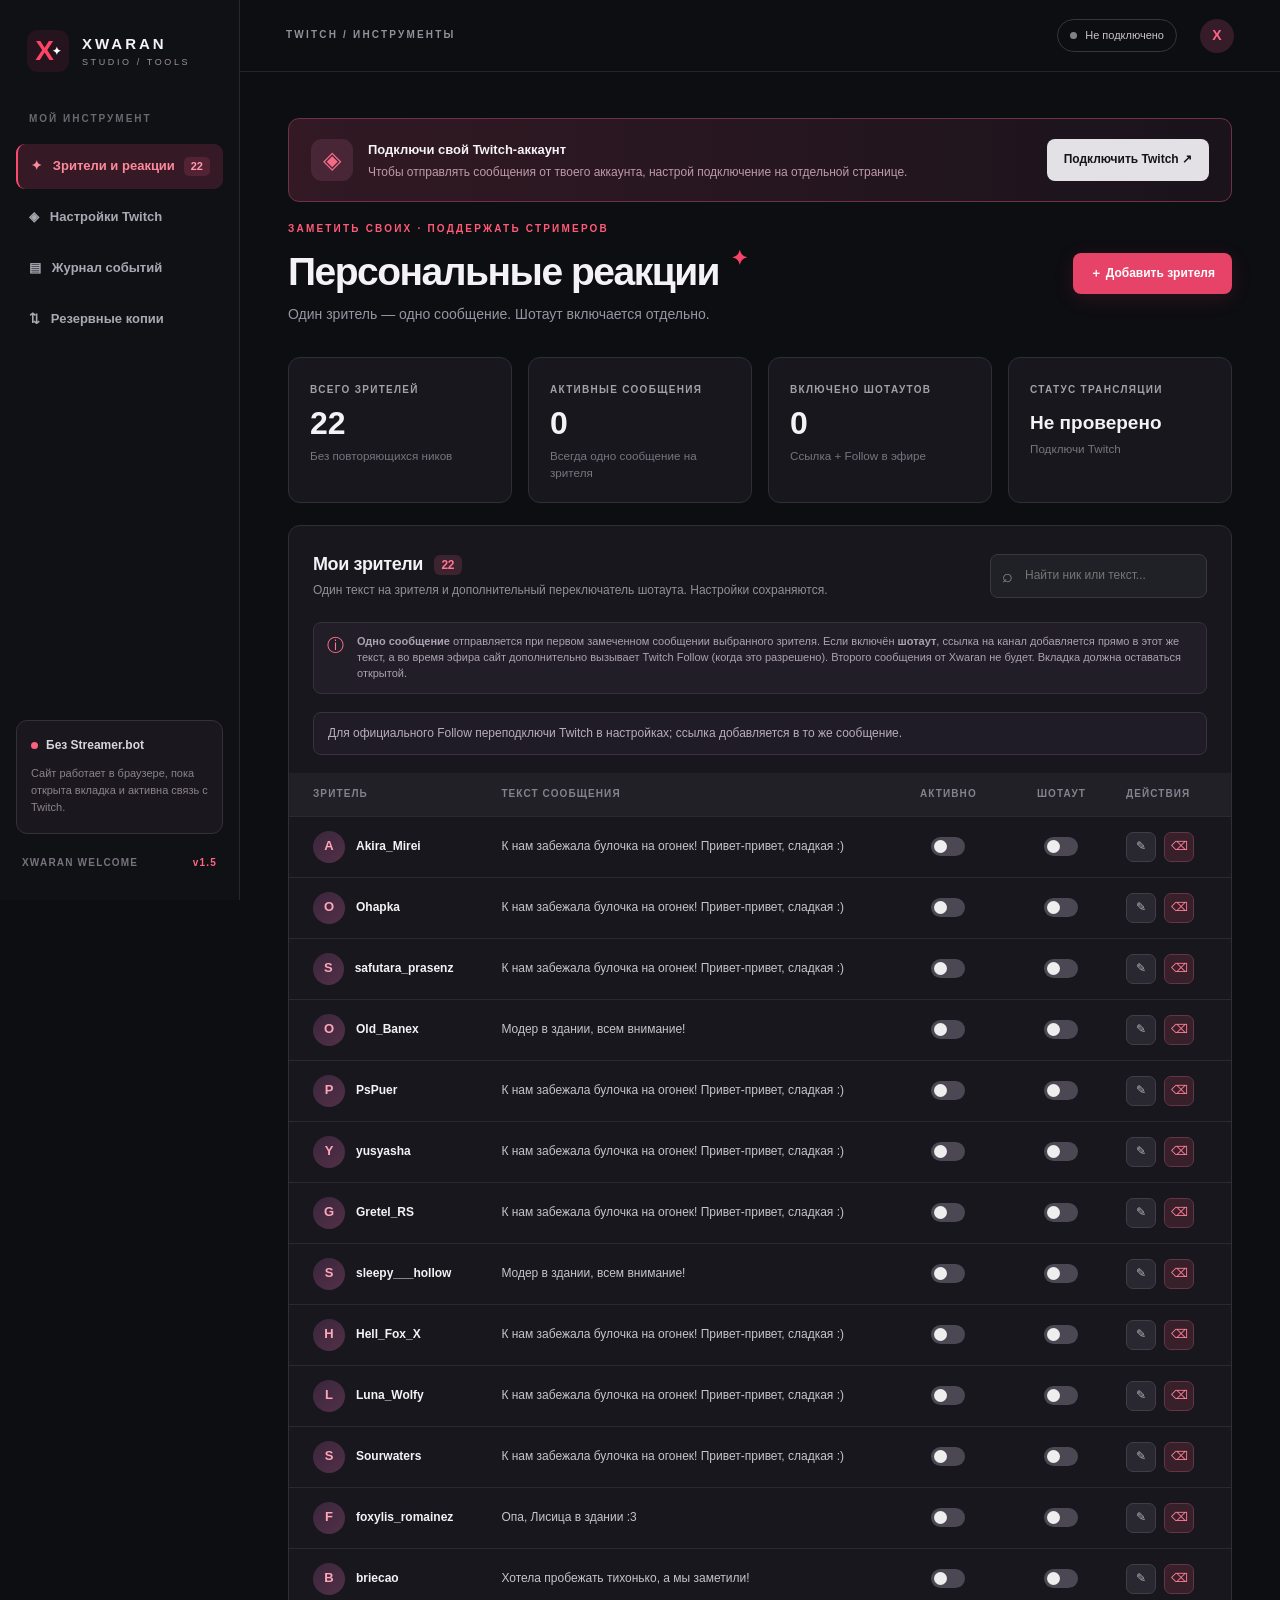
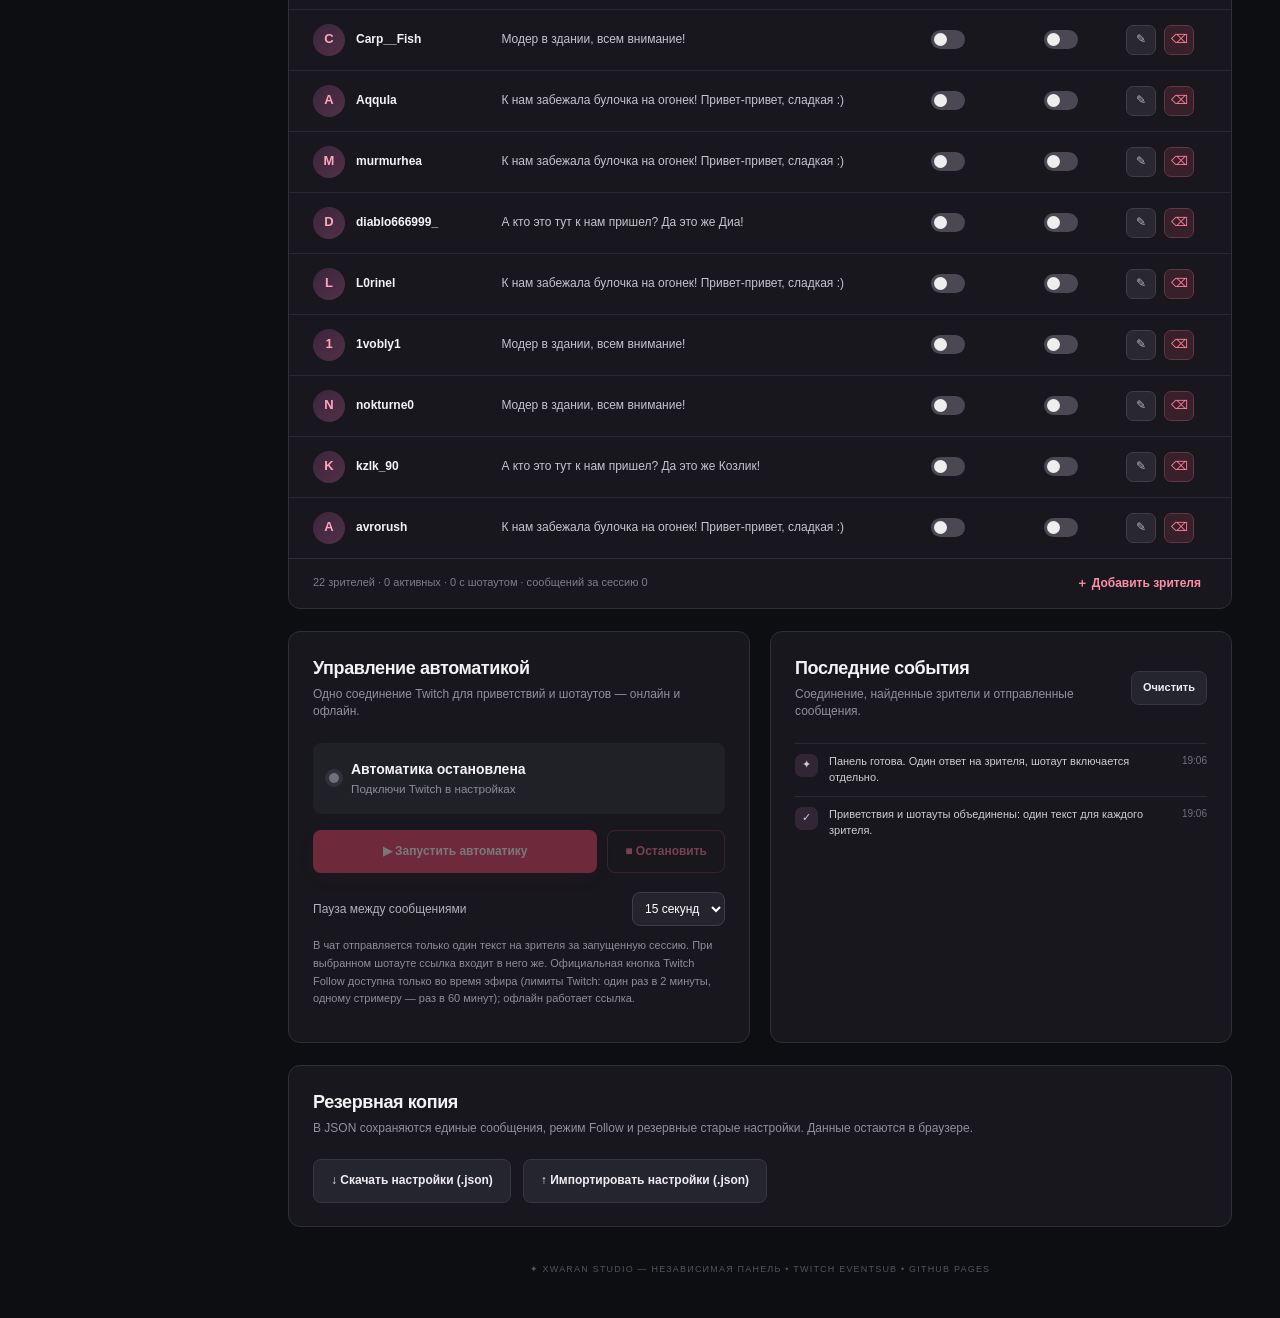
<file: welcome/index.html>
<!doctype html>
<html lang="ru">
<head>
  <meta charset="utf-8">
  <meta name="viewport" content="width=device-width,initial-scale=1">
  <meta name="color-scheme" content="dark">
  <meta name="theme-color" content="#0d0e12">
  <meta name="description" content="Xwaran Welcome — персональные приветствия и шотауты Twitch в одном месте.">
  <title>Xwaran Welcome — персональные реакции Twitch</title>
  <link rel="icon" href="./favicon.svg" type="image/svg+xml">
  <link rel="stylesheet" href="./styles.css?v=1.5">
  <script type="module" src="./app.mjs?v=1.5"></script>
</head>
<body>
<div class="shell">
  <aside class="sidebar">
    <div class="brand"><span class="brand-mark">X<span>✦</span></span><div><b>XWARAN</b><small>STUDIO / TOOLS</small></div></div>
    <div class="side-section">МОЙ ИНСТРУМЕНТ</div>
    <a id="navGreetings" class="nav-item active" href="#rules">✦ &nbsp; Зрители и реакции <span id="sideCount">0</span></a>
    <a class="nav-item" href="./settings.html">◈ &nbsp; Настройки Twitch</a>
    <a class="nav-item" href="#activity">▤ &nbsp; Журнал событий</a>
    <a class="nav-item" href="#backup">⇅ &nbsp; Резервные копии</a>
    <div class="side-note"><span class="tiny-dot"></span><b>Без Streamer.bot</b><p>Сайт работает в браузере, пока открыта вкладка и активна связь с Twitch.</p></div>
    <div class="side-footer">XWARAN WELCOME <span>v1.5</span></div>
  </aside>
  <main class="main">
    <header class="topbar"><span class="eyebrow">TWITCH / ИНСТРУМЕНТЫ</span><div class="topbar-right"><span id="connectionPill" class="pill disconnected"><span class="dot"></span> Не подключено</span><span class="avatar">X</span></div></header>
    <div class="content">
      <section class="banner" id="connection">
        <div class="banner-icon">◈</div>
        <div class="banner-text"><b id="bannerTitle">Подключи свой Twitch-аккаунт</b><p id="bannerText">Для отправки сообщений от твоего имени нужно один раз создать Twitch-приложение и авторизоваться.</p></div>
        <button id="connectBtn" class="btn accent">Настроить Twitch ↗</button>
      </section>
      <section class="page-title"><div><div class="eyebrow red">ЗАМЕТИТЬ СВОИХ · ПОДДЕРЖАТЬ СТРИМЕРОВ</div><h1>Персональные реакции<span class="spark">✦</span></h1><p>Один зритель — одно сообщение. Шотаут включается отдельно.</p></div><button id="addBtn" class="btn primary">＋ Добавить зрителя</button></section>
      <div class="hero-stats">
        <div class="stat"><span>ВСЕГО ЗРИТЕЛЕЙ</span><div id="totalRules">0</div><small>Без повторяющихся ников</small></div>
        <div class="stat"><span>АКТИВНЫЕ СООБЩЕНИЯ</span><div id="enabledRules">0</div><small>Всегда одно сообщение на зрителя</small></div>
        <div class="stat"><span>ВКЛЮЧЕНО ШОТАУТОВ</span><div id="shoutEnabled">0</div><small>Ссылка + Follow в эфире</small></div>
        <div class="stat streamstat"><span>СТАТУС ТРАНСЛЯЦИИ</span><div id="streamStatus">Не проверено</div><small id="streamDetail">Подключи Twitch</small></div>
      </div>
      <section class="card list-card" id="rules">
        <div id="shoutouts" class="compat-anchor" aria-hidden="true"></div>
        <div class="section-heading"><div><h2>Мои зрители <span class="count-tag" id="rulesCounter">0</span></h2><p>Один текст на зрителя и дополнительный переключатель шотаута. Настройки сохраняются.</p></div><label class="search-wrap"><span>⌕</span><input id="search" placeholder="Найти ник или текст..." autocomplete="off"></label></div>
        <div class="notice"><span>ⓘ</span><div><b>Одно сообщение</b> отправляется при первом замеченном сообщении выбранного зрителя. Если включён <b>шотаут</b>, ссылка на канал добавляется прямо в этот же текст, а во время эфира сайт дополнительно вызывает Twitch Follow (когда это разрешено). Второго сообщения от Xwaran не будет. Вкладка должна оставаться открытой.</div></div>
        <p id="nativeScopeNote" class="native-scope-info">Для официального Follow-шотаута нужно разрешение Twitch.</p>
        <div class="table-wrap"><table class="profiles-table"><thead><tr><th>ЗРИТЕЛЬ</th><th>ТЕКСТ СООБЩЕНИЯ</th><th>АКТИВНО</th><th>ШОТАУТ</th><th>ДЕЙСТВИЯ</th></tr></thead><tbody id="rulesBody"></tbody></table></div>
        <div id="emptyState" class="empty" hidden>Зрители не найдены. Добавь нового или измени запрос.</div>
        <div class="table-footer"><span id="tableFoot">0 зрителей</span><button class="link-button" id="addBottom">＋ Добавить зрителя</button></div>
      </section>
      <div class="two-col">
        <section class="card control-card"><div class="section-heading"><div><h2>Управление автоматикой</h2><p>Одно соединение Twitch для приветствий и шотаутов — онлайн и офлайн.</p></div></div>
          <div class="run-status"><span id="runIndicator" class="live-bullet"></span><div><strong id="runTitle">Автоматика остановлена</strong><small id="runSub">Подключи Twitch, чтобы начать</small></div></div>
          <div class="controls"><button id="startBtn" class="btn primary wide" disabled>▶ Запустить автоматику</button><button id="stopBtn" class="btn danger-outline" disabled>■ Остановить</button></div>
          <div class="settings-row"><label for="cooldown">Пауза между сообщениями</label><select id="cooldown"><option value="10">10 секунд</option><option value="15" selected>15 секунд</option><option value="20">20 секунд</option><option value="30">30 секунд</option></select></div>
          <p class="fine">В чат отправляется только один текст на зрителя за запущенную сессию. При выбранном шотауте ссылка входит в него же. Официальная кнопка Twitch Follow доступна только во время эфира (лимиты Twitch: один раз в 2 минуты, одному стримеру — раз в 60 минут); офлайн работает ссылка.</p>
        </section>
        <section class="card" id="activity"><div class="section-heading"><div><h2>Последние события</h2><p>Соединение, найденные зрители и отправленные сообщения.</p></div><button id="clearLog" class="btn subtle small">Очистить</button></div><div id="eventLog" class="event-log"><div class="log-empty">Здесь появятся события после запуска</div></div></section>
      </div>
      <section class="card backup-card" id="backup"><div class="section-heading"><div><h2>Резервная копия</h2><p>В JSON сохраняются единые сообщения, режим Follow и резервные старые настройки. Данные остаются в браузере.</p></div></div><div class="backup-buttons"><button id="exportBtn" class="btn subtle">↓ Скачать настройки (.json)</button><button id="importBtn" class="btn subtle">↑ Импортировать настройки (.json)</button><input id="fileInput" type="file" accept=".json,application/json" hidden></div></section>
      <footer>✦ XWARAN STUDIO — НЕЗАВИСИМАЯ ПАНЕЛЬ • TWITCH EVENTSUB • GITHUB PAGES</footer>
    </div>
  </main>
</div>
<dialog id="ruleDialog" class="modal profile-modal"><form method="dialog" id="ruleForm">
  <div class="modal-title"><div><div class="eyebrow red">ПЕРСОНАЛЬНЫЕ РЕАКЦИИ</div><h2 id="modalHeading">Настроить зрителя</h2></div><button id="dialogClose" class="icon-btn" type="button" aria-label="Закрыть">✕</button></div>
  <label for="ruleLogin">TWITCH-НИК ЗРИТЕЛЯ</label><input id="ruleLogin" placeholder="например, Hell_Fox_X" required maxlength="25" spellcheck="false" autocomplete="off">
  <p class="fine">Ник вводится без @. Для каждого зрителя предусмотрено только одно сообщение.</p>
  <section class="reaction-editor" aria-labelledby="greetEditorTitle">
    <div class="reaction-switch-line"><div><strong id="greetEditorTitle">✦ Отправлять сообщение</strong><span>Текст отправится один раз за сессию</span></div><label class="switch"><input id="ruleEnabled" type="checkbox" aria-label="Активировать сообщение"><span></span></label></div>
    <label for="ruleText">ТЕКСТ СООБЩЕНИЯ</label><textarea id="ruleText" rows="3" maxlength="500" placeholder="Привет, {user}! Устраивайся поудобнее ✦"></textarea>
    <div class="form-under"><span>Переменные: <code>{user}</code>, <code>{login}</code>, <code>{url}</code></span><span id="charCounter">0 / 500</span></div>
    <div class="preview-shout" id="messagePreview" aria-live="polite"></div>
  </section>
  <section class="reaction-editor" aria-labelledby="shoutEditorTitle"><div class="reaction-switch-line"><div><strong id="shoutEditorTitle">↗ Дополнительно: шотаут</strong><span>В том же тексте появится ссылка; в эфире — Twitch Follow</span></div><label class="switch"><input id="shoutRuleEnabled" type="checkbox" aria-label="Отправлять шотаут вместе с сообщением"><span></span></label></div>
    <p class="fine">Второго текстового сообщения не будет. Twitch Follow зависит от статуса эфира и ограничений платформы.</p>
  </section>
  <div class="dialog-actions"><button type="button" id="cancelRule" class="btn subtle">Отмена</button><button type="submit" class="btn primary">Сохранить</button></div>
</form></dialog>
<div id="toast" class="toast" role="status" aria-live="polite"></div>
</body>
</html>
</file>
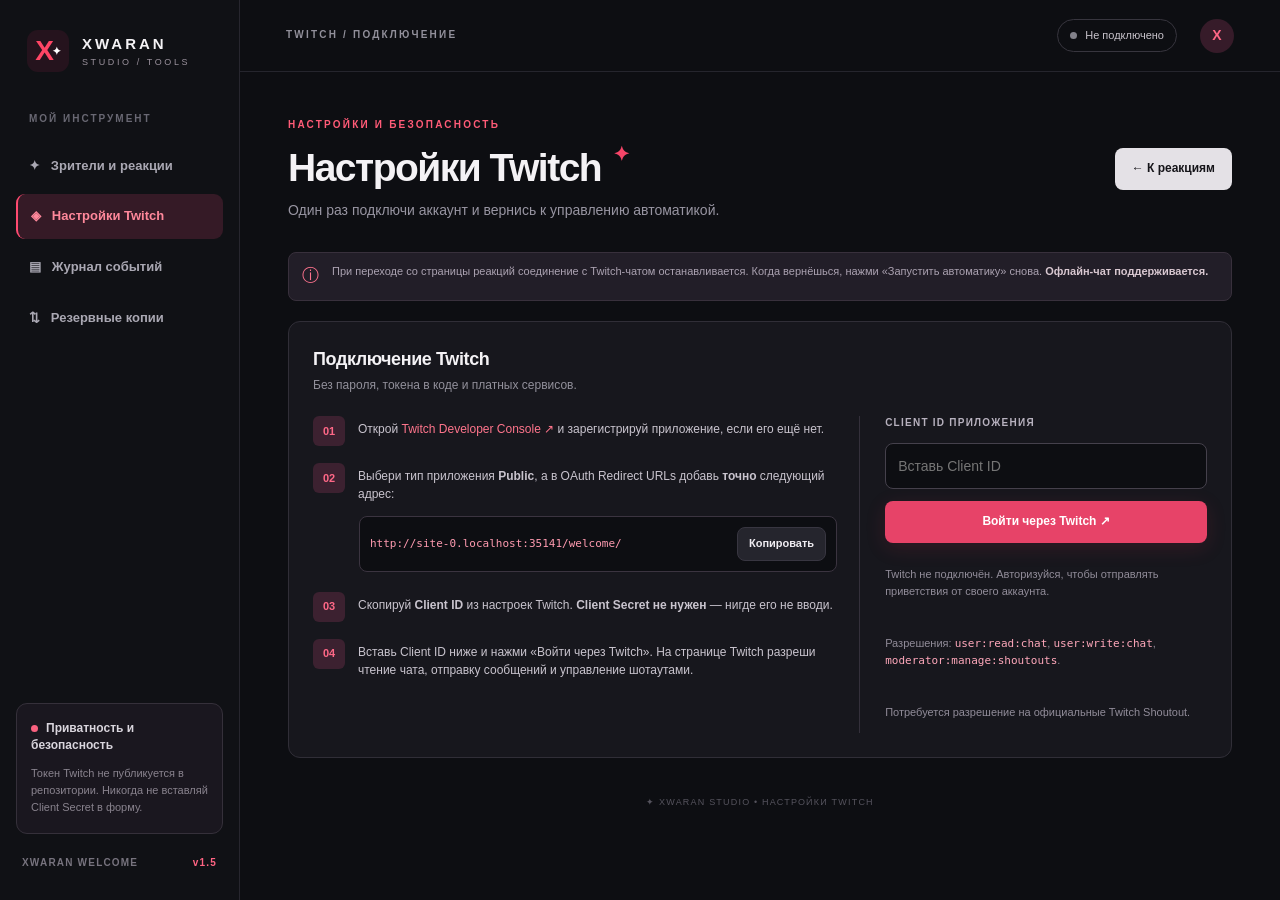
<file: welcome/settings.html>
<!doctype html>
<html lang="ru">
<head><meta charset="utf-8"><meta name="viewport" content="width=device-width,initial-scale=1"><meta name="color-scheme" content="dark"><meta name="theme-color" content="#0d0e12"><title>Xwaran Welcome — настройки Twitch</title><link rel="icon" href="./favicon.svg" type="image/svg+xml"><link rel="stylesheet" href="./styles.css?v=1.5"><script type="module" src="./settings.mjs?v=1.5"></script></head>
<body><div class="shell"><aside class="sidebar"><div class="brand"><span class="brand-mark">X<span>✦</span></span><div><b>XWARAN</b><small>STUDIO / TOOLS</small></div></div><div class="side-section">МОЙ ИНСТРУМЕНТ</div><a class="nav-item" href="./">✦ &nbsp; Зрители и реакции</a><a class="nav-item active" href="./settings.html">◈ &nbsp; Настройки Twitch</a><a class="nav-item" href="./#activity">▤ &nbsp; Журнал событий</a><a class="nav-item" href="./#backup">⇅ &nbsp; Резервные копии</a><div class="side-note"><span class="tiny-dot"></span><b>Приватность и безопасность</b><p>Токен Twitch не публикуется в репозитории. Никогда не вставляй Client Secret в форму.</p></div><div class="side-footer">XWARAN WELCOME <span>v1.5</span></div></aside><main class="main"><header class="topbar"><span class="eyebrow">TWITCH / ПОДКЛЮЧЕНИЕ</span><div class="topbar-right"><span id="connectionPill" class="pill disconnected"><span class="dot"></span> Не подключено</span><span class="avatar">X</span></div></header><div class="content"><div class="page-title"><div><div class="eyebrow red">НАСТРОЙКИ И БЕЗОПАСНОСТЬ</div><h1>Настройки Twitch<span class="spark">✦</span></h1><p>Один раз подключи аккаунт и вернись к управлению автоматикой.</p></div><a href="./" class="btn accent">← К реакциям</a></div><div class="notice settings-warning"><span>ⓘ</span><div>При переходе со страницы реакций соединение с Twitch-чатом останавливается. Когда вернёшься, нажми «Запустить автоматику» снова. <b>Офлайн-чат поддерживается.</b></div></div>
      <section class="setup card" id="setupPanel">
        <div class="section-heading"><div><h2>Подключение Twitch</h2><p>Без пароля, токена в коде и платных сервисов.</p></div></div>
        <div class="setup-grid">
          <div class="setup-instructions"><div class="step"><b>01</b><div>Открой <a href="https://dev.twitch.tv/console/apps" target="_blank" rel="noopener noreferrer">Twitch Developer Console ↗</a> и зарегистрируй приложение, если его ещё нет.</div></div>
          <div class="step"><b>02</b><div>Выбери тип приложения <strong>Public</strong>, а в OAuth Redirect URLs добавь <strong>точно</strong> следующий адрес:</div></div>
          <div class="copyline"><code id="redirectUri"></code><button id="copyRedirect" class="btn subtle small">Копировать</button></div>
          <div class="step"><b>03</b><div>Скопируй <strong>Client ID</strong> из настроек Twitch. <strong>Client Secret не нужен</strong> — нигде его не вводи.</div></div>
          <div class="step"><b>04</b><div>Вставь Client ID ниже и нажми «Войти через Twitch». На странице Twitch разреши чтение чата, отправку сообщений и управление шотаутами.</div></div></div>
          <div class="setup-actions"><label for="clientId">CLIENT ID ПРИЛОЖЕНИЯ</label><input id="clientId" type="text" spellcheck="false" autocomplete="off" placeholder="Вставь Client ID" maxlength="80"><button id="authorizeBtn" class="btn primary wide">Войти через Twitch ↗</button><button id="disconnectBtn" class="btn subtle wide" hidden>Отключить аккаунт</button><p id="authInfo" class="fine">Токен хранится только в этой вкладке браузера и удаляется при отключении.</p><p class="fine">Разрешения: <code>user:read:chat</code>, <code>user:write:chat</code>, <code>moderator:manage:shoutouts</code>.</p><p id="nativeScopeStatus" class="fine">Проверяем разрешение Twitch Shoutout.</p></div>
        </div>
      </section>
<footer>✦ XWARAN STUDIO • НАСТРОЙКИ TWITCH</footer></div></main></div><div id="toast" class="toast" role="status" aria-live="polite"></div></body></html>
</file>
<file: welcome/styles.css>
:root{font-family:Inter,ui-sans-serif,-apple-system,BlinkMacSystemFont,"Segoe UI",sans-serif;color:#f4f2f5;background:#0d0e12;font-size:14px;line-height:1.45}*{box-sizing:border-box}html{scroll-behavior:smooth}body{margin:0}button,input,textarea,select{font:inherit}button{cursor:pointer}button:disabled{cursor:not-allowed;opacity:.42}a{color:#ff758c;text-decoration:none}a:hover{text-decoration:underline}.shell{display:flex;min-height:100vh}.sidebar{background:#101115;border-right:1px solid #27262e;width:240px;flex:0 0 240px;display:flex;flex-direction:column;padding:30px 16px;position:sticky;top:0;height:100vh}.brand{display:flex;align-items:center;gap:13px;padding:0 11px 40px}.brand-mark{height:42px;width:42px;border-radius:11px;background:#25131d;color:#ff4565;font-size:28px;font-weight:900;text-align:center;line-height:42px}.brand-mark span{font-size:11px;color:white;vertical-align:top;margin-left:-2px}.brand b{letter-spacing:3px;font-size:15px}.brand small{display:block;color:#9b929d;font-size:9px;letter-spacing:2.6px;margin-top:2px}.side-section{font-weight:700;font-size:10px;letter-spacing:2px;color:#696873;padding:0 13px 14px}.nav-item{border-radius:9px;padding:13px 13px;color:#aaa8b3;display:flex;align-items:center;margin:3px 0;font-weight:600;font-size:13px}.nav-item:hover{text-decoration:none;background:#212026;color:#f5f3f5}.nav-item.active{background:#351a26;color:#ff889b;border-left:2px solid #ff4a70}.nav-item span{margin-left:auto;background:#532334;border-radius:5px;color:#ff99ae;padding:2px 7px;font-size:11px}.side-note{margin-top:auto;border:1px solid #35303a;background:#1a171f;border-radius:11px;padding:16px 14px;color:#d9d5dd;font-size:12px}.side-note p{color:#89838e;font-size:11px;line-height:1.55;margin-bottom:0}.tiny-dot{display:inline-block;width:7px;height:7px;border-radius:50%;background:#f9617f;margin-right:8px}.side-footer{display:flex;justify-content:space-between;padding:22px 6px 0;font-size:10px;font-weight:700;letter-spacing:1.2px;color:#77737e}.side-footer span{color:#ff6483}.main{min-width:0;flex:1}.topbar{height:72px;border-bottom:1px solid #25252d;display:flex;justify-content:space-between;align-items:center;padding:0 46px}.eyebrow{font-size:10px;font-weight:800;letter-spacing:2.2px;color:#92909b}.eyebrow.red{color:#ff5b77}.topbar-right{display:flex;align-items:center;gap:23px}.pill{display:inline-flex;align-items:center;gap:8px;border:1px solid #37353e;padding:8px 12px;border-radius:20px;font-size:11px;color:#c8c3cb}.dot{display:block;width:7px;height:7px;border-radius:50%;background:#82818a}.pill.connected .dot{background:#41d0a2}.pill.connected{border-color:#276450;color:#9dedca}.avatar{display:flex;align-items:center;justify-content:center;width:34px;height:34px;border-radius:50%;color:#ff6686;background:#361b29;font-weight:900}.content{max-width:1450px;margin:auto;padding:46px 48px 28px}.page-title{display:flex;align-items:center;justify-content:space-between;gap:18px;margin-bottom:32px}.page-title h1{font-size:39px;letter-spacing:-1.5px;margin:7px 0 4px}.page-title p{color:#9895a2;margin:0}.spark{color:#f64568;font-size:20px;margin-left:12px;vertical-align:top}.btn{border:none;border-radius:8px;padding:12px 17px;font-weight:700;font-size:12px;transition:filter .15s,background .15s;white-space:nowrap}.btn:not(:disabled):hover{filter:brightness(1.13)}.btn.primary{background:#e74368;color:white;box-shadow:0 5px 20px #d92d5025}.btn.accent{background:#e4e1e6;color:#151419}.btn.subtle{background:#25252d;color:#f0edf2;border:1px solid #383641}.btn.small{font-size:11px;padding:8px 11px}.btn.wide{width:100%}.btn.danger-outline{border:1px solid #6a3447;color:#ff7c92;background:transparent}.hero-stats{display:grid;grid-template-columns:repeat(4,minmax(0,1fr));gap:16px;margin-bottom:22px}.stat{border:1px solid #302e37;border-radius:12px;background:#17171d;padding:20px 21px;min-height:132px}.stat>span{font-size:10px;letter-spacing:1.3px;color:#a3a0a9;font-weight:750}.stat>div{font-size:32px;font-weight:800;margin:9px 0 0;line-height:1.05}.stat>small{display:block;color:#777581;margin-top:8px}.stat.streamstat>div{font-size:19px;margin-top:15px}.banner{padding:20px 22px;margin-bottom:20px;border:1px solid #713143;border-radius:11px;display:flex;align-items:center;gap:15px;background:linear-gradient(90deg,#321923,#1a131c)}.banner-icon{color:#f46b87;background:#492635;border-radius:11px;width:42px;height:42px;display:grid;place-items:center;font-size:24px;flex:none}.banner-text{flex:1}.banner-text>b{font-size:13px}.banner-text p{color:#be9ba8;margin:4px 0 0;font-size:12px}.card{background:#17171d;border:1px solid #302e37;border-radius:12px;margin-bottom:22px}.setup{padding:24px;margin-bottom:25px}.section-heading{display:flex;justify-content:space-between;gap:16px;align-items:center;margin-bottom:22px}.section-heading h2{font-size:18px;letter-spacing:-.4px;margin:0 0 5px}.section-heading p{margin:0;font-size:12px;color:#92909b}.icon-btn{border:0;background:#2a2931;border-radius:8px;color:#bcb6c2;font-size:15px;padding:6px 10px}.setup-grid{display:grid;grid-template-columns:1.7fr 1fr;gap:25px}.setup-instructions{padding-right:22px;border-right:1px solid #34303b}.step{display:flex;gap:13px;margin:0 0 17px;color:#c9c4ce;font-size:12px}.step>b{color:#ff6887;border-radius:6px;background:#3c2130;display:grid;place-items:center;min-width:32px;height:30px;font-size:11px}.step div{padding-top:5px}.copyline{margin:-4px 0 20px 46px;display:flex;align-items:center;gap:10px;background:#0d0e12;border:1px solid #3b3440;border-radius:8px;padding:10px}.copyline code{color:#ff9bb0;min-width:0;overflow-wrap:anywhere;flex:1;font-size:11px}.setup-actions{display:flex;flex-direction:column;gap:12px}.setup-actions label,.modal label:not(.check-row){font-size:10px;font-weight:750;letter-spacing:1.25px;color:#b7b1be}.setup-actions input,.modal input,.modal textarea{width:100%;border:1px solid #45414c;border-radius:8px;background:#0d0e12;color:white;outline:none;padding:12px}.setup-actions input:focus,.modal input:focus,.modal textarea:focus{border-color:#ff667f}.fine{font-size:11px;line-height:1.6;color:#918c99}.fine code,.form-under code{color:#ffa8bb}.list-card{padding:25px 0 0}.list-card .section-heading{padding:0 24px}.count-tag{font-size:12px;padding:3px 8px;border-radius:6px;background:#3c2330;color:#ff7690;vertical-align:middle;margin-left:6px}.search-wrap{border:1px solid #3a3742;border-radius:8px;display:flex;gap:10px;align-items:center;padding:8px 11px;background:#202027;color:#8d8995}.search-wrap span{font-size:18px}.search-wrap input{background:transparent;border:none;outline:none;width:172px;color:white;font-size:12px}.notice{background:#221e28;border:1px solid #38303c;border-radius:8px;padding:11px 13px;display:flex;gap:13px;color:#aba2b1;font-size:11px;margin:0 24px 18px}.notice>span{font-size:17px;color:#ff738e}.table-wrap{overflow-x:auto}table{width:100%;border-collapse:collapse;min-width:740px;text-align:left}thead{background:#202026;color:#85818e;font-size:10px;letter-spacing:1.1px}th{padding:14px 24px}td{padding:14px 24px;border-top:1px solid #2a2830;font-size:12px}td:first-child{width:26%}td:nth-child(2){width:55%}.user-cell{display:flex;align-items:center;gap:11px;font-weight:700}.user-avatar{display:grid;place-items:center;width:32px;height:32px;background:linear-gradient(140deg,#3a263c,#523047);color:#ffa6b9;border-radius:50%;font-weight:900;font-size:13px}.message{color:#c7c3cd;white-space:nowrap;overflow:hidden;text-overflow:ellipsis;max-width:440px}.row-actions{display:flex;gap:8px}.mini-btn{height:30px;width:30px;border-radius:7px;border:1px solid #403d47;background:#292830;color:#b7b2bd}.mini-btn.danger{background:#37202a;color:#ff7d97;border-color:#633545}.switch{position:relative;display:inline-block;width:34px;height:19px}.switch input{opacity:0;width:0;height:0}.switch span{position:absolute;inset:0;border-radius:20px;background:#4b4854;transition:background .2s;cursor:pointer}.switch span:before{content:"";position:absolute;top:3px;left:3px;width:13px;height:13px;background:#eee;border-radius:50%;transition:transform .2s}.switch input:checked+span{background:#e64b6d}.switch input:checked+span:before{transform:translateX(15px)}.empty{text-align:center;color:#a09ba8;padding:50px 15px}.table-footer{border-top:1px solid #302d37;display:flex;justify-content:space-between;align-items:center;padding:15px 24px;color:#817d89;font-size:11px}.link-button{border:none;background:none;color:#ff8fa8;font-size:12px;font-weight:700}.two-col{display:grid;grid-template-columns:1fr 1fr;gap:20px}.two-col .card{padding:23px 24px;min-height:304px}.run-status{display:flex;align-items:center;gap:12px;background:#202027;padding:16px;border-radius:8px;margin-bottom:16px}.live-bullet{width:10px;height:10px;border-radius:50%;background:#716f79;box-shadow:0 0 0 4px #32303b;flex:0 0 10px}.live-bullet.on{background:#4be1ac;box-shadow:0 0 0 4px #23473e}.run-status strong{display:block}.run-status small{display:block;color:#908b98;margin-top:2px}.controls{display:flex;gap:10px}.controls .wide{flex:1}.settings-row{display:flex;align-items:center;justify-content:space-between;gap:10px;margin-top:19px;font-size:12px;color:#b6b0bd}.settings-row select{background:#25242c;color:white;border:1px solid #413d48;border-radius:8px;padding:8px}.event-log{max-height:250px;overflow:auto;min-height:140px}.log-empty{color:#797581;text-align:center;margin-top:60px;font-size:12px}.log-item{display:flex;align-items:flex-start;gap:11px;padding:10px 0;border-top:1px solid #2b2932}.log-item time{color:#756f7d;font-size:10px;margin-left:auto;white-space:nowrap}.log-icon{height:23px;width:23px;display:grid;place-items:center;border-radius:7px;background:#312635;color:#ff8ba6;font-size:12px;flex:none}.log-item span{font-size:11px;color:#d1ccd4}.backup-card{padding:23px 24px}.backup-buttons{display:flex;gap:12px;flex-wrap:wrap}footer{text-align:center;padding:14px;color:#55535d;font-size:9px;letter-spacing:1.2px}.modal{background:#1c1a22;color:white;border:1px solid #4a3341;border-radius:15px;min-width:min(92vw,520px);max-width:520px;padding:27px;box-shadow:0 24px 90px #0009}.modal::backdrop{background:#050407c9}.modal-title{display:flex;justify-content:space-between;align-items:flex-start;margin-bottom:25px}.modal-title h2{font-size:23px;margin:5px 0}.modal form{display:flex;flex-direction:column;gap:11px}.modal textarea{resize:vertical}.modal .fine{margin:0 0 12px}.form-under{display:flex;justify-content:space-between;color:#8e8795;font-size:11px}.check-row{display:flex;align-items:center;gap:10px;padding:16px 0}.check-row input{width:auto;accent-color:#ea466b}.dialog-actions{display:flex;justify-content:flex-end;gap:10px;border-top:1px solid #3b3440;padding-top:18px}.toast{position:fixed;right:24px;bottom:25px;background:#35303b;border:1px solid #895169;padding:12px 17px;border-radius:9px;box-shadow:0 12px 40px #0008;max-width:350px;display:none;color:white;font-size:12px}.toast.visible{display:block}@media(max-width:1100px){.sidebar{width:188px;flex-basis:188px}.content{padding:30px 24px}.topbar{padding:0 24px}.hero-stats{grid-template-columns:1fr 1fr}}@media(max-width:780px){.sidebar{display:none}.content{padding:24px 14px}.topbar{padding:0 17px;height:58px}.page-title h1{font-size:30px}.page-title{align-items:flex-start;flex-direction:column}.hero-stats{gap:10px}.stat{padding:15px;min-height:110px}.banner{flex-wrap:wrap}.banner .btn{width:100%}.setup-grid,.two-col{grid-template-columns:1fr}.setup-instructions{border-right:0;padding-right:0}.setup{padding:17px}.list-card .section-heading{flex-wrap:wrap}.table-footer{padding:14px}.backup-card{padding:18px}.modal{padding:20px;min-width:90vw}}@media(max-width:420px){.hero-stats{grid-template-columns:1fr 1fr}.stat>span{font-size:9px}.stat>div{font-size:27px}.stat.streamstat>div{font-size:16px}.controls{flex-wrap:wrap}.controls .btn{width:100%}}

.settings-warning{margin:0 0 20px}.setup{margin-bottom:24px}.page-title .btn{display:inline-flex;align-items:center}.settings-warning b{color:#d9c8d1}

.view[hidden]{display:none!important}.native-scope-info{margin:0 24px 18px;padding:12px 14px;color:#b7aeba;font-size:12px;background:#201c27;border:1px solid #3c3140;border-radius:8px}.preview-shout{font-size:14px;line-height:1.8;background:#252029;border:1px solid #523343;color:#fff0f4;border-radius:8px;padding:18px;overflow-wrap:anywhere}.shout-stats .streamstat>div{font-size:22px}.list-card .section-heading{flex-wrap:wrap;row-gap:12px}@media(max-width:780px){.native-scope-info{margin:0 14px 16px}}
/* v1.5 single message per viewer */
.profiles-table{min-width:840px;table-layout:fixed}
.profiles-table th,.profiles-table td{vertical-align:middle}
.profiles-table th:first-child,.profiles-table td:first-child{width:20%}
.profiles-table th:nth-child(2),.profiles-table td:nth-child(2){width:44%}
.profiles-table th:nth-child(3),.profiles-table td:nth-child(3),.profiles-table th:nth-child(4),.profiles-table td:nth-child(4){width:12%;text-align:center;padding-left:5px;padding-right:5px}
.profiles-table th:nth-child(5),.profiles-table td:nth-child(5){width:12%;padding-left:8px;padding-right:8px}
.profiles-table .toggle-column .switch{vertical-align:middle}
.reaction-summaries{display:flex;flex-direction:column;gap:7px;min-width:0;color:#9b95a1}
.reaction-preview{display:flex;align-items:center;gap:9px;max-width:100%;font-size:12px;min-width:0}
.reaction-preview b{color:#ff7d99;font-size:15px;flex:0 0 20px}
.reaction-preview span{display:block;overflow:hidden;text-overflow:ellipsis;white-space:nowrap;min-width:0;color:#cec8d2}
.profile-modal{width:min(96vw,650px);max-width:650px;max-height:90vh;overflow-y:auto}
.profile-modal .reaction-editor{display:flex;flex-direction:column;gap:10px;padding:16px 17px 13px;background:#222028;border:1px solid #403440;border-radius:12px;margin:8px 0}
.reaction-switch-line{display:flex;align-items:center;justify-content:space-between;gap:18px}
.reaction-switch-line strong{font-size:14px;color:#fff}
.reaction-switch-line span:not(.switch span){font-size:11px;color:#a59fab;display:block;margin-top:5px}
.profile-modal .reaction-editor textarea{min-height:70px}
.profile-modal .reaction-editor .fine{margin:0 0 4px}
.profile-modal .reaction-editor .form-under{margin-top:-4px}
.profile-modal .preview-shout{border:1px solid #413440;border-radius:8px;padding:10px 12px;font-size:11px;line-height:1.5;color:#c4adb9;overflow-wrap:anywhere;background:#151319}
.compat-anchor{position:relative;top:-80px}
@media(max-width:780px){.profiles-table{min-width:820px}.profiles-table th,.profiles-table td{padding:12px 9px}.profile-modal{padding:16px;width:96vw}.profile-modal .reaction-editor{padding:13px}}
</file>
